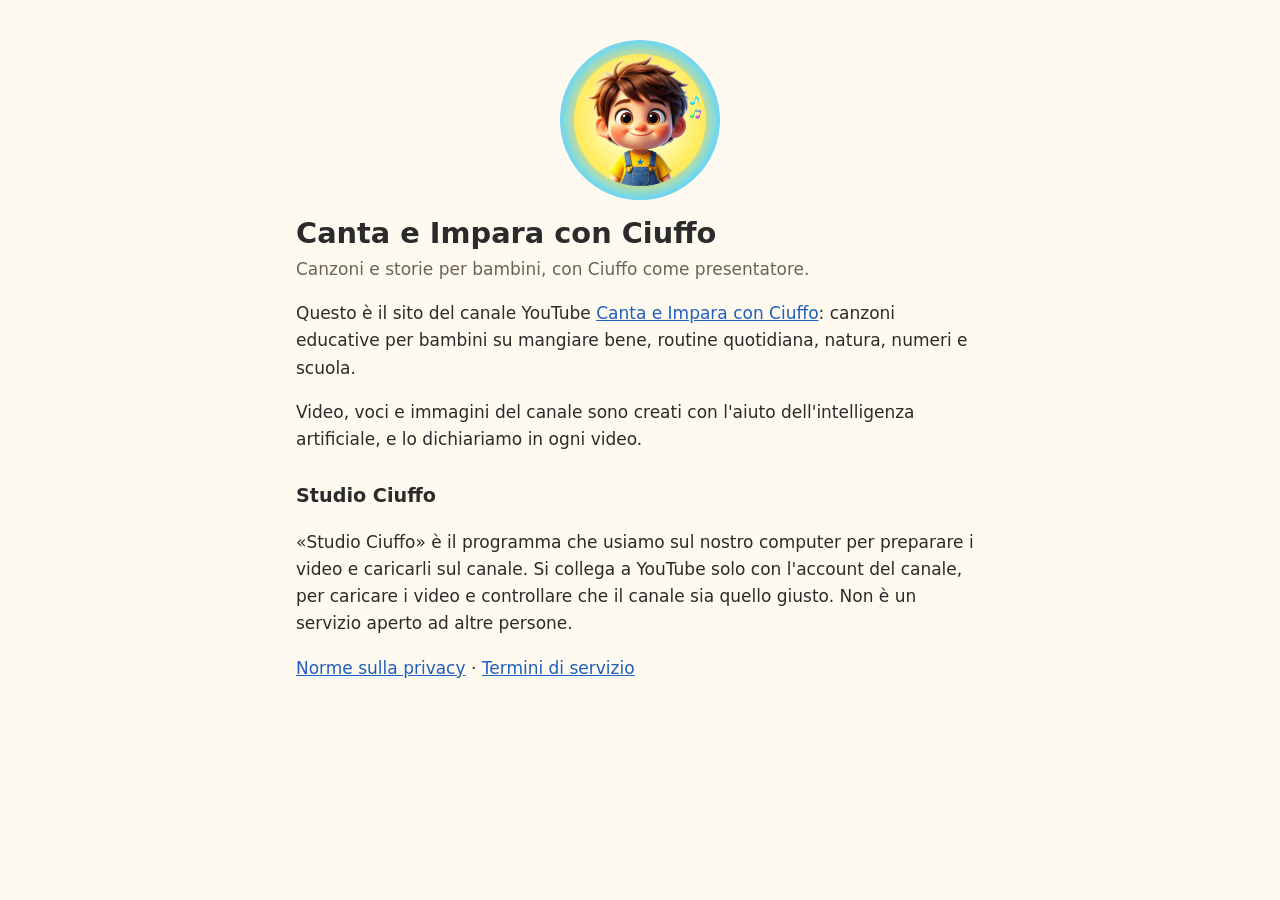
<file: index.html>
<!doctype html>
<html lang="it">
<head>
<meta charset="utf-8">
<meta name="viewport" content="width=device-width, initial-scale=1">
<!-- VERIFICA_SEARCH_CONSOLE -->
<title>Canta e Impara con Ciuffo</title>
<link rel="icon" href="logo.png">
<link rel="stylesheet" href="stile.css">
</head>
<body>
<main>
  <img class="logo" src="logo.png" alt="Ciuffo, il bambino presentatore del canale" width="160" height="160">
  <h1>Canta e Impara con Ciuffo</h1>
  <p class="sotto">Canzoni e storie per bambini, con Ciuffo come presentatore.</p>

  <p>Questo è il sito del canale YouTube
    <a href="https://www.youtube.com/@cantaimparaconciuffo">Canta e Impara con Ciuffo</a>:
    canzoni educative per bambini su mangiare bene, routine quotidiana, natura, numeri e scuola.</p>

  <p>Video, voci e immagini del canale sono creati con l'aiuto dell'intelligenza artificiale,
    e lo dichiariamo in ogni video.</p>

  <h2>Studio Ciuffo</h2>
  <p>«Studio Ciuffo» è il programma che usiamo sul nostro computer per preparare i video e caricarli
    sul canale. Si collega a YouTube solo con l'account del canale, per caricare i video e controllare
    che il canale sia quello giusto. Non è un servizio aperto ad altre persone.</p>

  <p><a href="privacy.html">Norme sulla privacy</a> · <a href="termini.html">Termini di servizio</a></p>
</main>
</body>
</html>
</file>
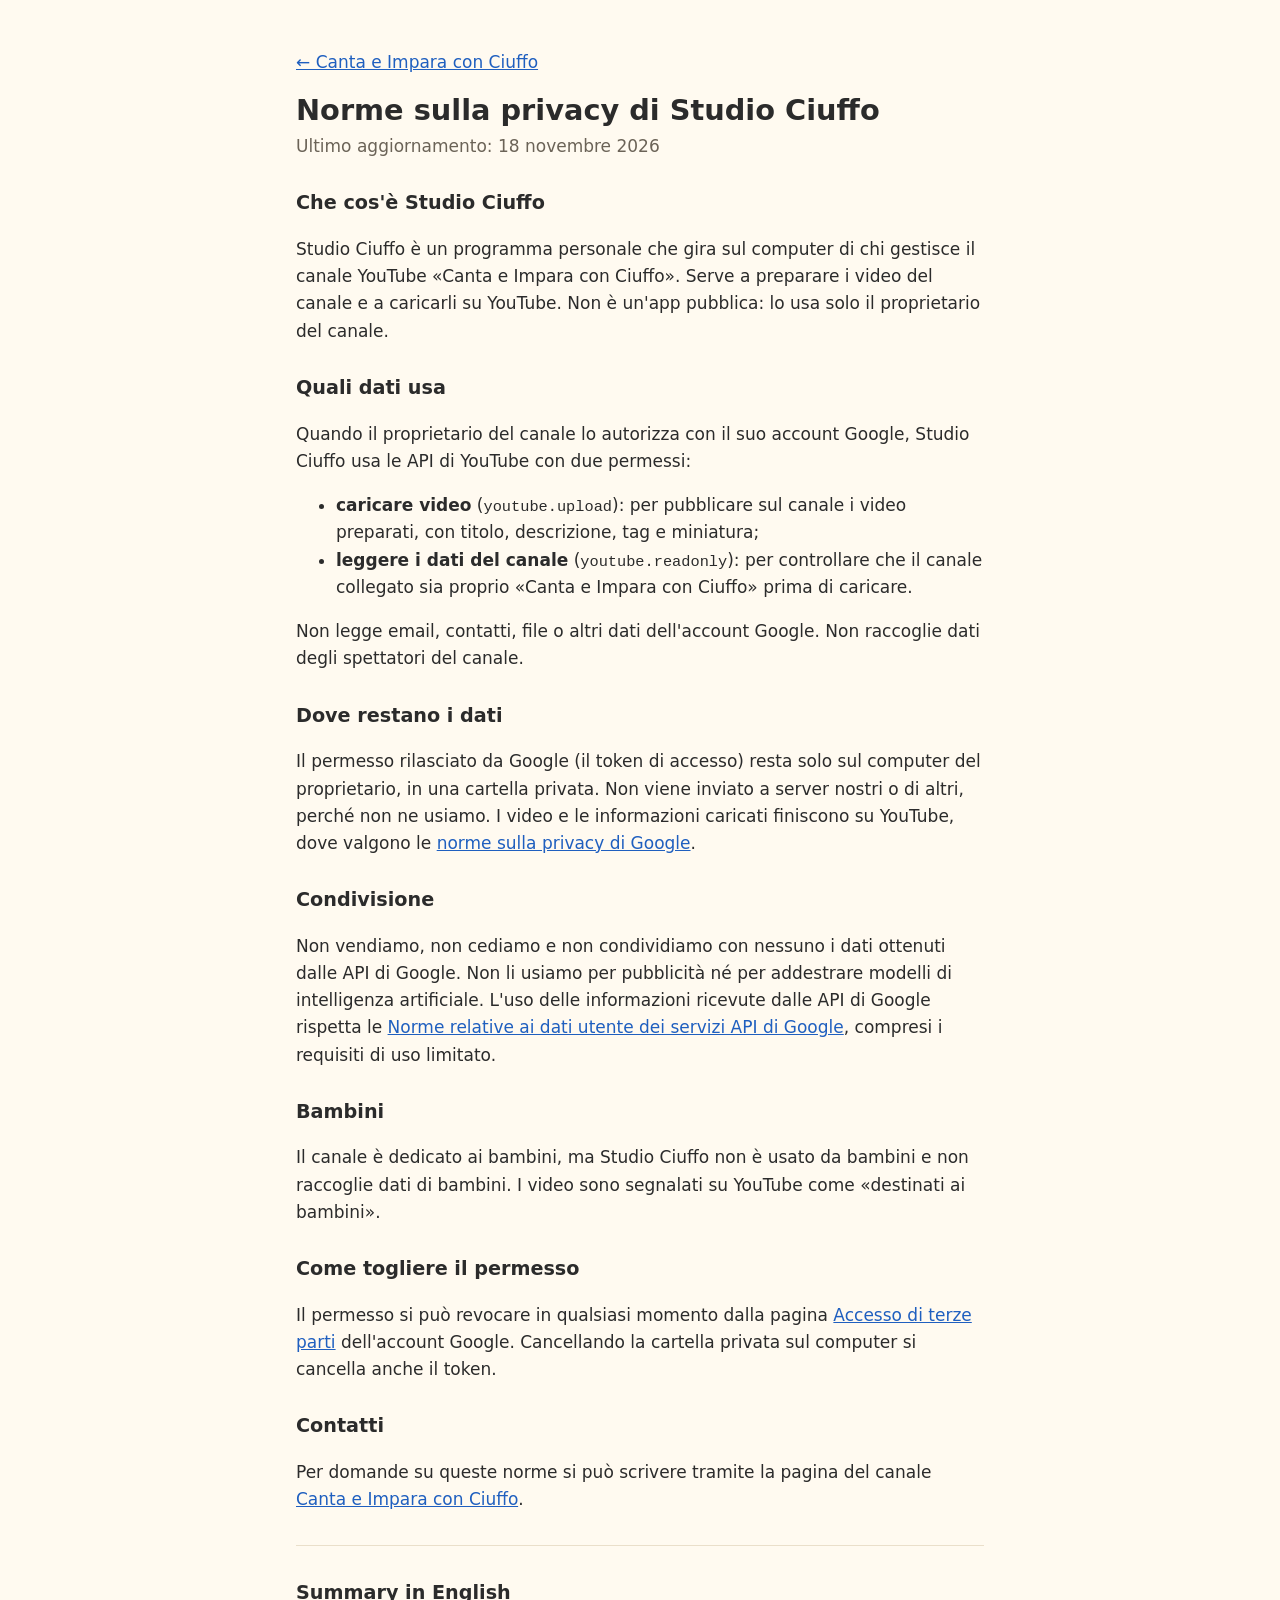
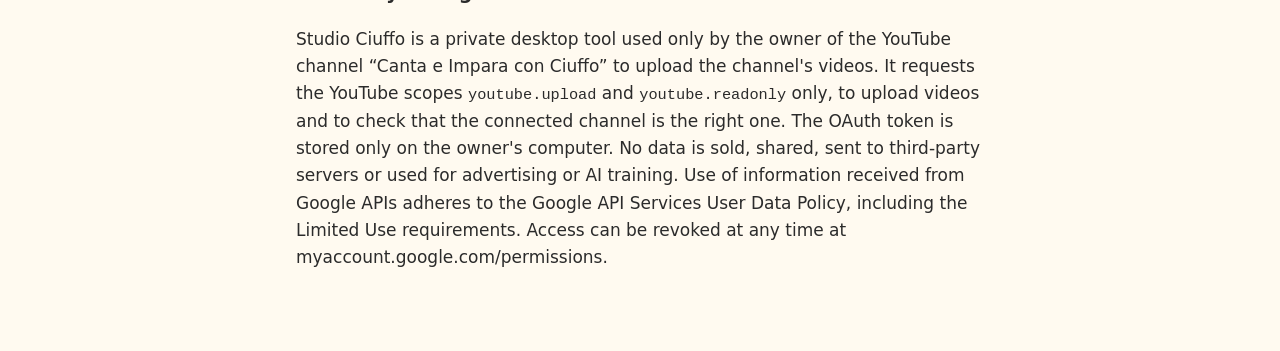
<file: privacy.html>
<!doctype html>
<html lang="it">
<head>
<meta charset="utf-8">
<meta name="viewport" content="width=device-width, initial-scale=1">
<title>Norme sulla privacy · Studio Ciuffo</title>
<link rel="icon" href="logo.png">
<link rel="stylesheet" href="stile.css">
</head>
<body>
<main>
  <p><a href="index.html">← Canta e Impara con Ciuffo</a></p>
  <h1>Norme sulla privacy di Studio Ciuffo</h1>
  <p class="sotto">Ultimo aggiornamento: 18 novembre 2026</p>

  <h2>Che cos'è Studio Ciuffo</h2>
  <p>Studio Ciuffo è un programma personale che gira sul computer di chi gestisce il canale YouTube
    «Canta e Impara con Ciuffo». Serve a preparare i video del canale e a caricarli su YouTube.
    Non è un'app pubblica: lo usa solo il proprietario del canale.</p>

  <h2>Quali dati usa</h2>
  <p>Quando il proprietario del canale lo autorizza con il suo account Google, Studio Ciuffo usa
    le API di YouTube con due permessi:</p>
  <ul>
    <li><strong>caricare video</strong> (<code>youtube.upload</code>): per pubblicare sul canale i video preparati,
      con titolo, descrizione, tag e miniatura;</li>
    <li><strong>leggere i dati del canale</strong> (<code>youtube.readonly</code>): per controllare che il canale
      collegato sia proprio «Canta e Impara con Ciuffo» prima di caricare.</li>
  </ul>
  <p>Non legge email, contatti, file o altri dati dell'account Google. Non raccoglie dati
    degli spettatori del canale.</p>

  <h2>Dove restano i dati</h2>
  <p>Il permesso rilasciato da Google (il token di accesso) resta solo sul computer del proprietario,
    in una cartella privata. Non viene inviato a server nostri o di altri, perché non ne usiamo.
    I video e le informazioni caricati finiscono su YouTube, dove valgono le
    <a href="https://policies.google.com/privacy">norme sulla privacy di Google</a>.</p>

  <h2>Condivisione</h2>
  <p>Non vendiamo, non cediamo e non condividiamo con nessuno i dati ottenuti dalle API di Google.
    Non li usiamo per pubblicità né per addestrare modelli di intelligenza artificiale.
    L'uso delle informazioni ricevute dalle API di Google rispetta le
    <a href="https://developers.google.com/terms/api-services-user-data-policy">Norme relative ai dati utente dei servizi API di Google</a>,
    compresi i requisiti di uso limitato.</p>

  <h2>Bambini</h2>
  <p>Il canale è dedicato ai bambini, ma Studio Ciuffo non è usato da bambini e non raccoglie
    dati di bambini. I video sono segnalati su YouTube come «destinati ai bambini».</p>

  <h2>Come togliere il permesso</h2>
  <p>Il permesso si può revocare in qualsiasi momento dalla pagina
    <a href="https://myaccount.google.com/permissions">Accesso di terze parti</a> dell'account Google.
    Cancellando la cartella privata sul computer si cancella anche il token.</p>

  <h2>Contatti</h2>
  <p>Per domande su queste norme si può scrivere tramite la pagina del canale
    <a href="https://www.youtube.com/@cantaimparaconciuffo/about">Canta e Impara con Ciuffo</a>.</p>

  <hr>
  <h2 lang="en">Summary in English</h2>
  <p lang="en">Studio Ciuffo is a private desktop tool used only by the owner of the YouTube channel
    “Canta e Impara con Ciuffo” to upload the channel's videos. It requests the YouTube scopes
    <code>youtube.upload</code> and <code>youtube.readonly</code> only, to upload videos and to check that the
    connected channel is the right one. The OAuth token is stored only on the owner's computer.
    No data is sold, shared, sent to third-party servers or used for advertising or AI training.
    Use of information received from Google APIs adheres to the Google API Services User Data Policy,
    including the Limited Use requirements. Access can be revoked at any time at
    myaccount.google.com/permissions.</p>
</main>
</body>
</html>
</file>
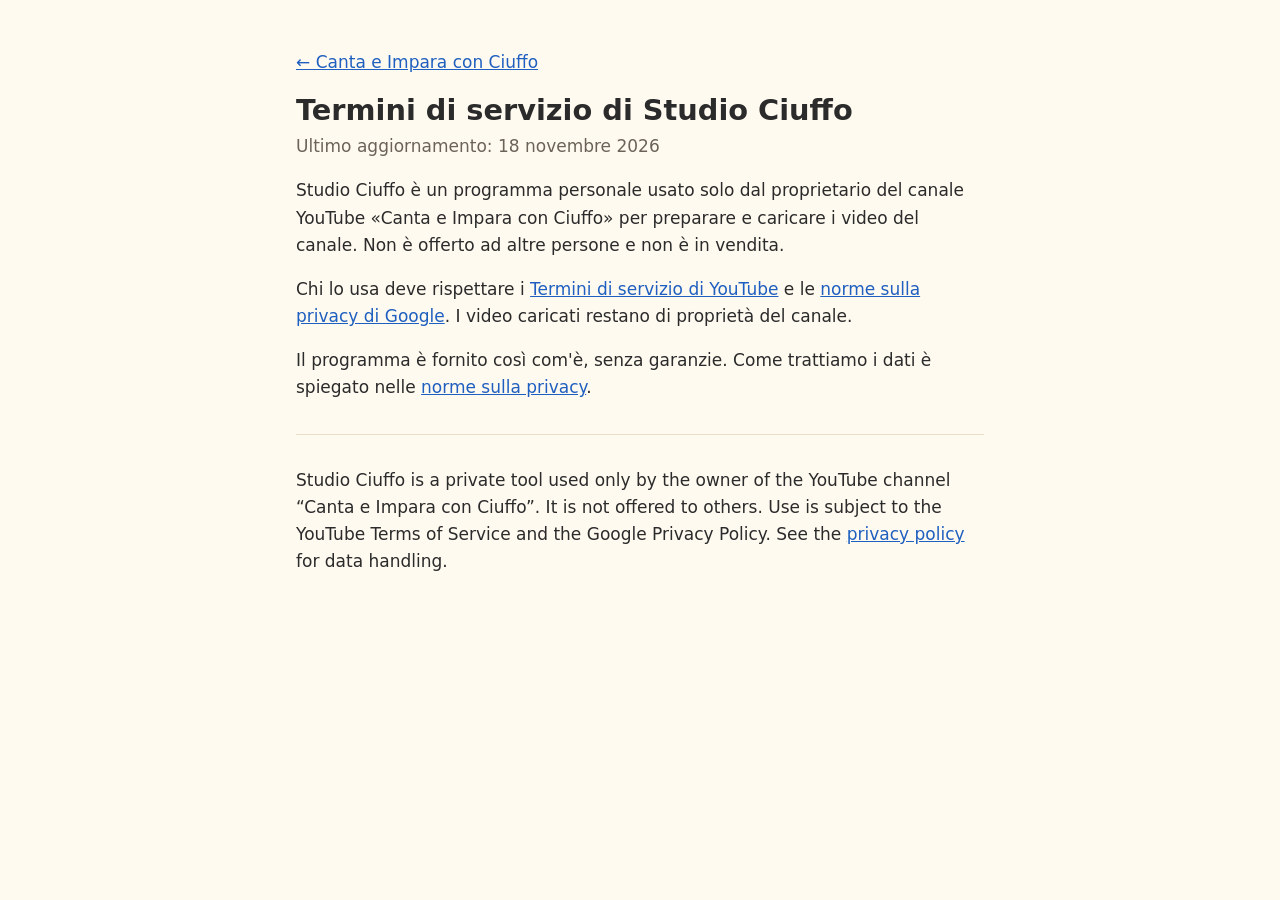
<file: termini.html>
<!doctype html>
<html lang="it">
<head>
<meta charset="utf-8">
<meta name="viewport" content="width=device-width, initial-scale=1">
<title>Termini di servizio · Studio Ciuffo</title>
<link rel="icon" href="logo.png">
<link rel="stylesheet" href="stile.css">
</head>
<body>
<main>
  <p><a href="index.html">← Canta e Impara con Ciuffo</a></p>
  <h1>Termini di servizio di Studio Ciuffo</h1>
  <p class="sotto">Ultimo aggiornamento: 18 novembre 2026</p>

  <p>Studio Ciuffo è un programma personale usato solo dal proprietario del canale YouTube
    «Canta e Impara con Ciuffo» per preparare e caricare i video del canale. Non è offerto
    ad altre persone e non è in vendita.</p>

  <p>Chi lo usa deve rispettare i <a href="https://www.youtube.com/t/terms">Termini di servizio di YouTube</a>
    e le <a href="https://policies.google.com/privacy">norme sulla privacy di Google</a>.
    I video caricati restano di proprietà del canale.</p>

  <p>Il programma è fornito così com'è, senza garanzie. Come trattiamo i dati è spiegato nelle
    <a href="privacy.html">norme sulla privacy</a>.</p>

  <hr>
  <p lang="en">Studio Ciuffo is a private tool used only by the owner of the YouTube channel
    “Canta e Impara con Ciuffo”. It is not offered to others. Use is subject to the YouTube Terms of Service
    and the Google Privacy Policy. See the <a href="privacy.html">privacy policy</a> for data handling.</p>
</main>
</body>
</html>
</file>
<file: stile.css>
:root { --sfondo: #fffaf0; --testo: #2b2b2b; --tenue: #6b6357; --accento: #1f5fbf; --riga: #eadfca; }
@media (prefers-color-scheme: dark) {
  :root { --sfondo: #1d1b18; --testo: #ece6da; --tenue: #b3aa9a; --accento: #8fb8ff; --riga: #3a352d; }
}
* { box-sizing: border-box; }
body { margin: 0; background: var(--sfondo); color: var(--testo);
  font: 17px/1.6 system-ui, -apple-system, "Segoe UI", Roboto, sans-serif; }
main { max-width: 720px; margin: 0 auto; padding: 32px 16px 64px; }
.logo { display: block; width: 160px; height: 160px; border-radius: 50%; margin: 8px auto 16px; }
h1 { font-size: 1.8rem; line-height: 1.25; margin: 0 0 4px; }
h2 { font-size: 1.2rem; margin: 28px 0 6px; }
.sotto { color: var(--tenue); margin-top: 0; }
a { color: var(--accento); }
code { font-size: .9em; }
hr { border: 0; border-top: 1px solid var(--riga); margin: 32px 0; }
</file>
